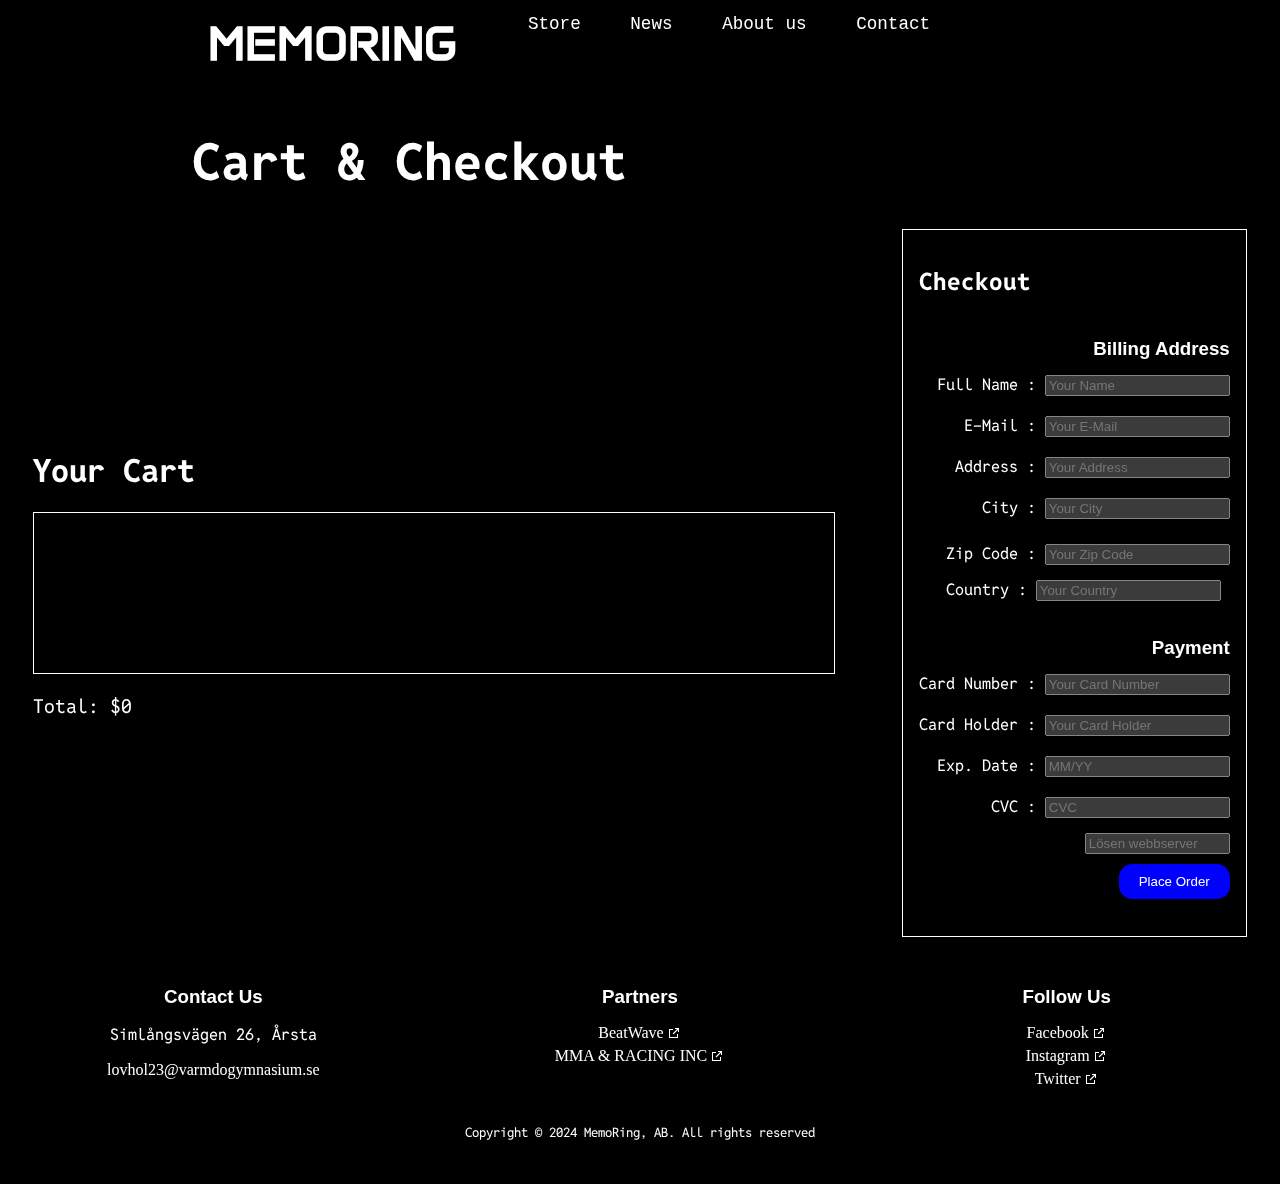
<file: pages/cart/index.html>
<!DOCTYPE html>
<html lang="en">

<head>
  <meta charset="utf-8">
  <meta name="viewport" content="width=device-width, initial-scale=1.0, user-scalable=0">
  <title>MEMORING - CART</title>
  <link rel="icon" href="../../bilder/logo.png">
  <link rel="stylesheet" href="../../css/css_index.css">
  <link rel="stylesheet" href="./cart.css">
  <script src="https://ajax.googleapis.com/ajax/libs/jquery/3.7.1/jquery.min.js"></script>
</head>

<body>
  <!-- Navigation Bar -->
  <div class="header">
    <a href="../../" class="header-logo">
      <h1 class="header-title">MEMORING</h1>
    </a>
    <div class="header-tabs">
      <a href="../store/">Store</a>
      <a href="../news/">News</a>
      <a href="../aboutus/">About us</a>
      <a href="../contact/">Contact</a>
    </div>
  </div>

  <!-- Page Title -->
  <h1 class="page-title">Cart & Checkout</h1>
  <div class="main-container">
    <div class="order-container">
      <!-- Cart Content -->
    <div class="cart-content">

      <h1 style="font-family: 'Reddit Mono';">Your Cart</h1>

      <div class="cart-items">
        <!-- Cart items will be displayed here -->
      </div>

      <div class="cart-total">
        <p>Total: $<span id="total-amount">0.00</span></p>
      </div>

    </div>
    <div class="checkout">
      <h2>Checkout</h2>
      <form method="post" action="https://labb.vgy.se/~tobiashg/recform/recform.php">
        <div class="row">
          <div class="col">
            <h3 class="title">Billing Address</h3>

            <div class="inputbox">
              <span>Full Name :</span>
              <input type="text" placeholder="Your Name" name="name">
            </div>
            <div class="inputbox">
              <span>E-Mail :</span>
              <input type="email" placeholder="Your E-Mail" name="email">
            </div>
            <div class="inputbox">
              <span>Address :</span>
              <input type="text" placeholder="Your Address" name="address">
            </div>
            <div class="inputbox">
              <span>City :</span>
              <input type="text" placeholder="Your City" name="city">
            </div>

            <div class="flex">
              <div class="inputbox">
                <span>Zip Code :</span>
                <input type="text" placeholder="Your Zip Code" name="zip">
              </div>
              <div class="inputbox">
                <span>Country :</span>
                <input type="text" placeholder="Your Country" name="country">
              </div>
            </div>
          </div>
          <div class="col">
            <h3 class="title">Payment</h3>

            <div class="inputbox">
              <span>Card Number :</span>
              <input type="text" placeholder="Your Card Number" name="cardNumber">
            </div>
            <div class="inputbox">
              <span>Card Holder :</span>
              <input type="text" placeholder="Your Card Holder" name="cardHolder">
            </div>

            <div class="inputbox">
              <span>Exp. Date :</span>
              <input type="text" placeholder="MM/YY" name="expDate">
            </div>
            <div class="inputbox">
              <span>CVC :</span>
              <input type="text" placeholder="CVC" name="cvc">
            </div>

            <input type="password" name="pw" placeholder="Lösen webbserver" size="15">
            <input type="hidden" name="s_email" value="lovhol23@varmdogymnasium.se">
            <input type="hidden" name="s_return" value="https://labb.vgy.se/~lovhol23/projekt/MemoRing/pages/cart/order-confirm.html">


            <button type="submit">Place Order</button>
          </div>
      </form>
    </div>
    </div>
  </div>
  
  <!-- Footer -->
  <footer>
    <div class="footer-container">
      <div class="footer-info">
        <h3>Contact Us</h3>
        <p style="font-size: medium;">Simlångsvägen 26, Årsta</p>
        <a href="mailto:lovhol23@varmdogymnasium.se">lovhol23@varmdogymnasium.se</a>
      </div>
      <div class="footer-partner">
        <h3>Partners</h3>
        <ul>
          <li>
            <a href="" target="_blank">BeatWave</a>
          </li>
          <li>
            <a href="https://labb.vgy.se/~seaast23/ovningar/projectforetag.html" target="_blank">MMA &amp; RACING
              INC</a>
          </li>
        </ul>
      </div>
      <div class="footer-social">
        <h3>Follow Us</h3>
        <ul>
          <li>
            <a href="" target="_blank">Facebook</a>
          </li>
          <li>
            <a href="" target="_blank">Instagram</a>
          </li>
          <li>
            <a href="" target="_blank">Twitter</a>
          </li>
        </ul>
      </div>
    </div>
    <div class="copyright">
      <p style="font-size: small;">Copyright &copy; 2024 MemoRing, AB. All rights reserved</p>
    </div>
  </footer>
  <!-- Script for managing the cart -->
  <script src="./js/cart.js"></script>
</body>

</html>
</file>
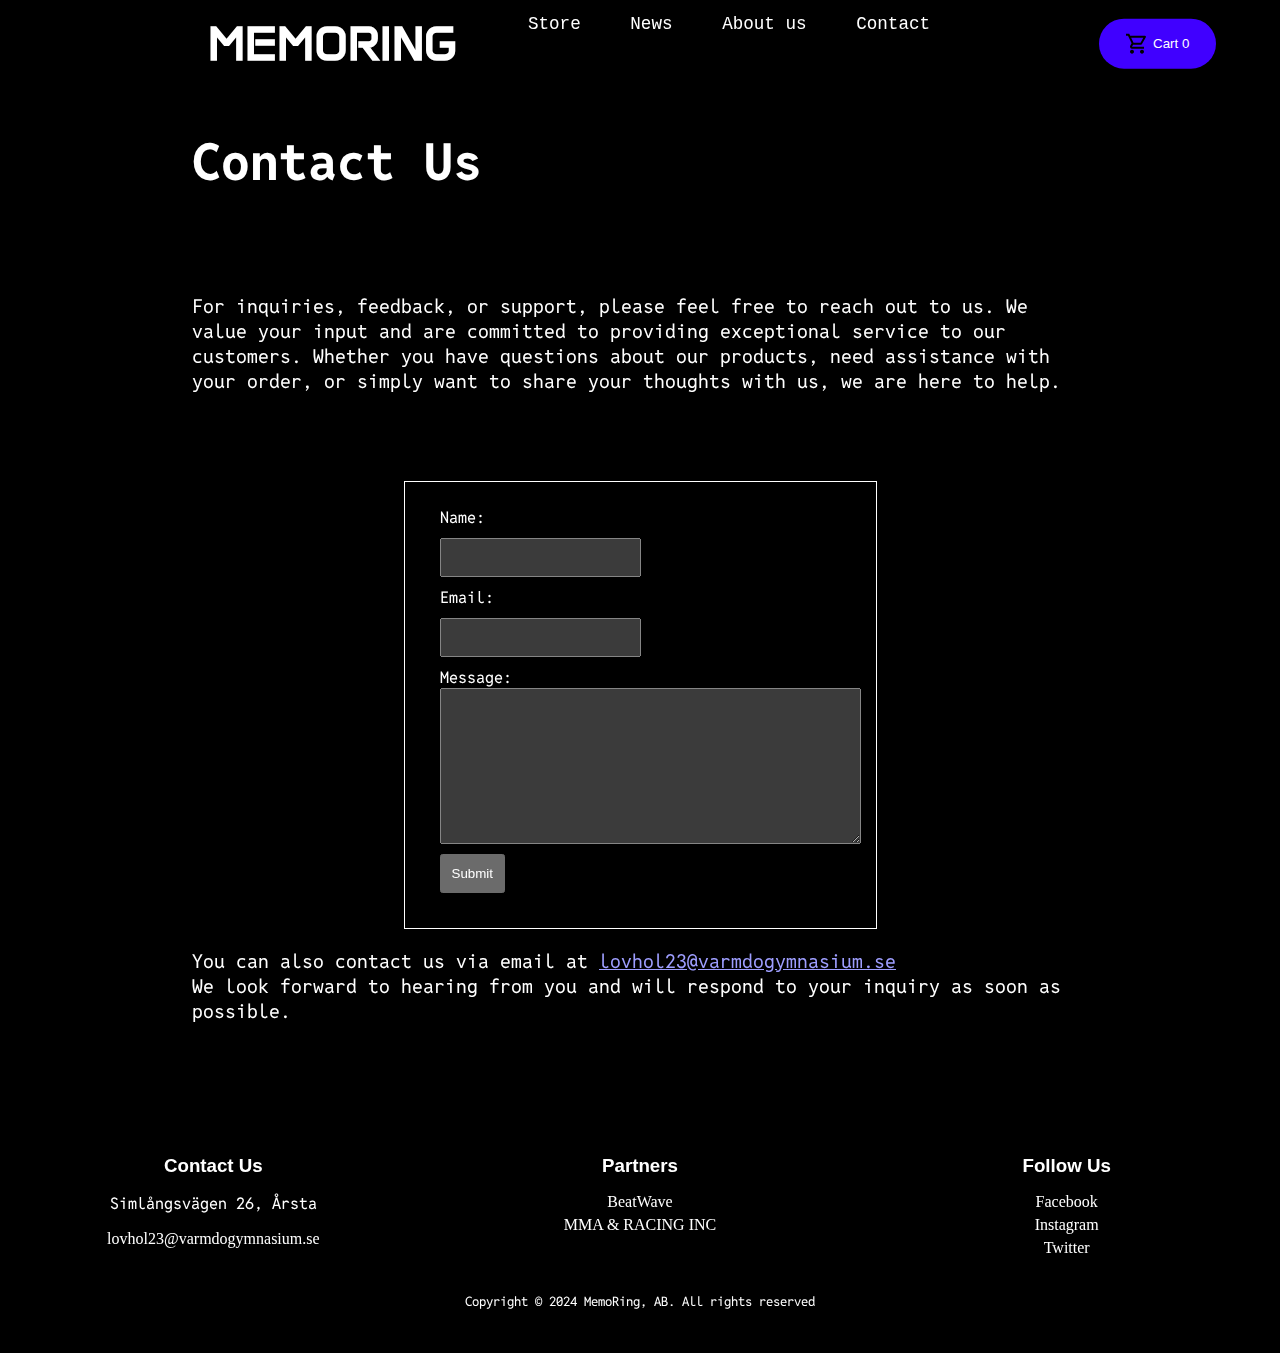
<file: pages/contact/index.html>
<!DOCTYPE html>
<html lang="en">

<head>
    <meta charset="utf-8">
    <meta name="viewport" content="width=device-width, initial-scale=1.0">
    <title>MEMORING - STORE</title>
    <link rel="icon" href="../../bilder/logo.png">
    <link rel="stylesheet" href="../../css/css_index.css" />
    <link rel="stylesheet" href="./contact.css">

    <!-- JQuery -->
    <script src="https://ajax.googleapis.com/ajax/libs/jquery/3.7.1/jquery.min.js"></script>
</head>

<body>
    <!-- Header Navigation -->
    <div class="header" id="header">
        <a href="../../" class="header-logo">
            <h1 class="header-title">MEMORING</h1>
        </a>
        <div class="header-tabs">
            <a href="../store/">Store</a>
            <a href="../news/">News</a>
            <a href="../aboutus/">About us</a>
            <a href="../contact/">Contact</a>
        </div>
        <div class="order-button-pos">
            <button id="order-button" onclick="window.location.href='../cart/'">
                <img style="vertical-align: middle;" src="../../bilder/cart.svg" alt="cart-svg">
                <span style="vertical-align: middle;">Cart <span class="cart-number">0</span></span>
            </button>
        </div>
    </div>

    <!-- Sidans innehåll -->
    <h1 class="page-title">Contact Us</h1>

    <div class="maindiv">
        <p>
            For inquiries, feedback, or support, please feel free to reach out to us. We value your input and are
            committed to providing exceptional service to our customers. Whether you have questions about our products,
            need assistance with your order, or simply want to share your thoughts with us, we are here to help.
        </p>
        <br>
        <form action="">
            <label for="name">Name:</label>
            <input type="text" id="name" name="name">
            <label for="email">Email:</label>
            <input type="email" id="email" name="email">
            <label for="message">Message:</label>
            <textarea id="message" name="message" rows="10" cols="50"></textarea>
            <input id="submit" type="submit" value="Submit">
        </form>
        <p>
            You can also contact us via email at <a href="mailto:lovhol23@varmdogymnasium.se">lovhol23@varmdogymnasium.se</a><br>
            We look forward to hearing from you and will respond to your inquiry as soon as possible.
        </p>
    </div>
</body>

<footer>
    <div class="footer-container">
        <div class="footer-info">
            <h3>Contact Us</h3>
            <p style="font-size: medium;">Simlångsvägen 26, Årsta</p>
            <a href="mailto:lovhol23@varmdogymnasium.se">lovhol23@varmdogymnasium.se</a>
        </div>
        <div class="footer-partner">
            <h3>Partners</h3>
            <ul>
                <li>
                    <a href="" target=”_blank”>BeatWave</a>
                </li>
                <li>
                    <a href="https://labb.vgy.se/~seaast23/ovningar/projectforetag.html" target=”_blank”>MMA &amp;
                        RACING INC</a>
                </li>
            </ul>
        </div>
        <div class="footer-social">
            <h3>Follow Us</h3>
            <ul>
                <li>
                    <a href="" target=”_blank”>Facebook</a>
                </li>
                <li>
                    <a href="" target=”_blank”>Instagram</a>
                </li>
                <li>
                    <a href="" target=”_blank”>Twitter</a>
                </li>
            </ul>
        </div>
    </div>
    <div class="copyright">
        <p style="font-size: small;">Copyright &copy; 2024 MemoRing, AB. All rights reserved</p>
    </div>
</footer>

<script src="../store/js/store.js"></script>

</html>
</file>
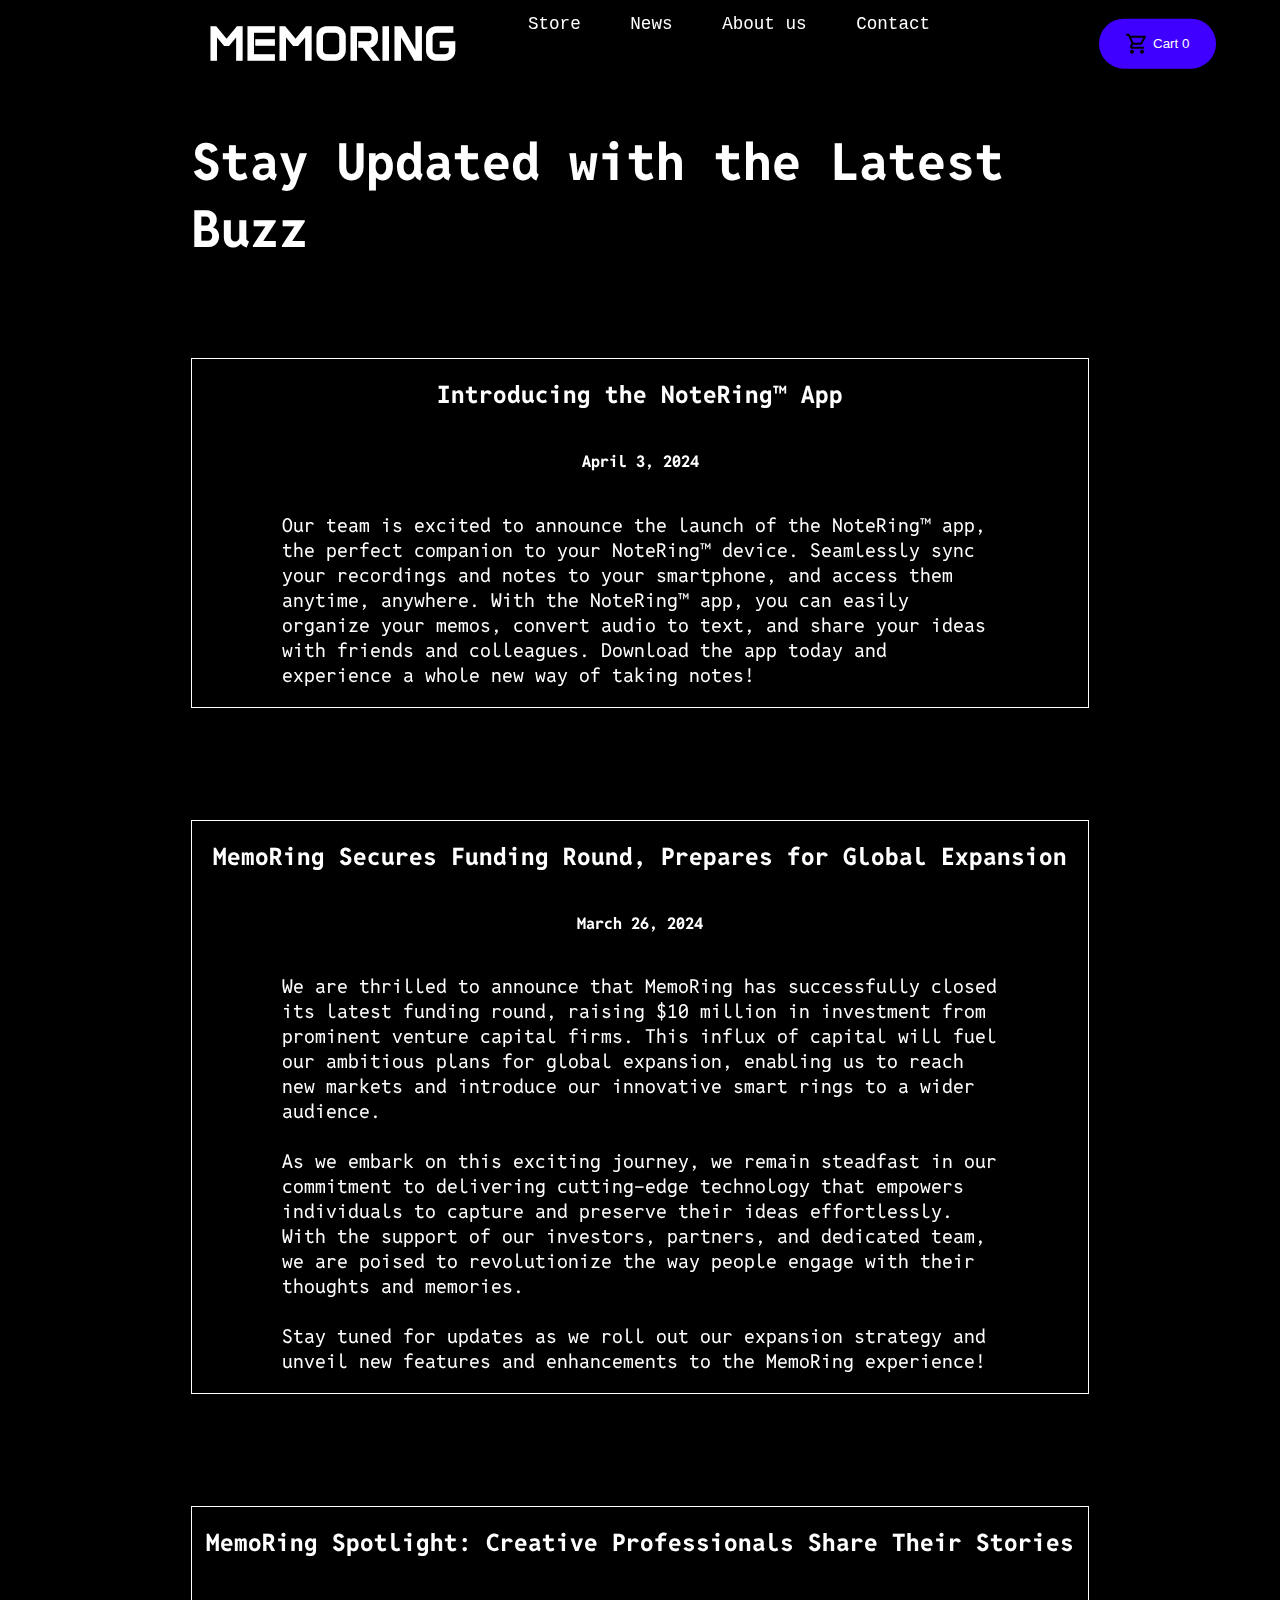
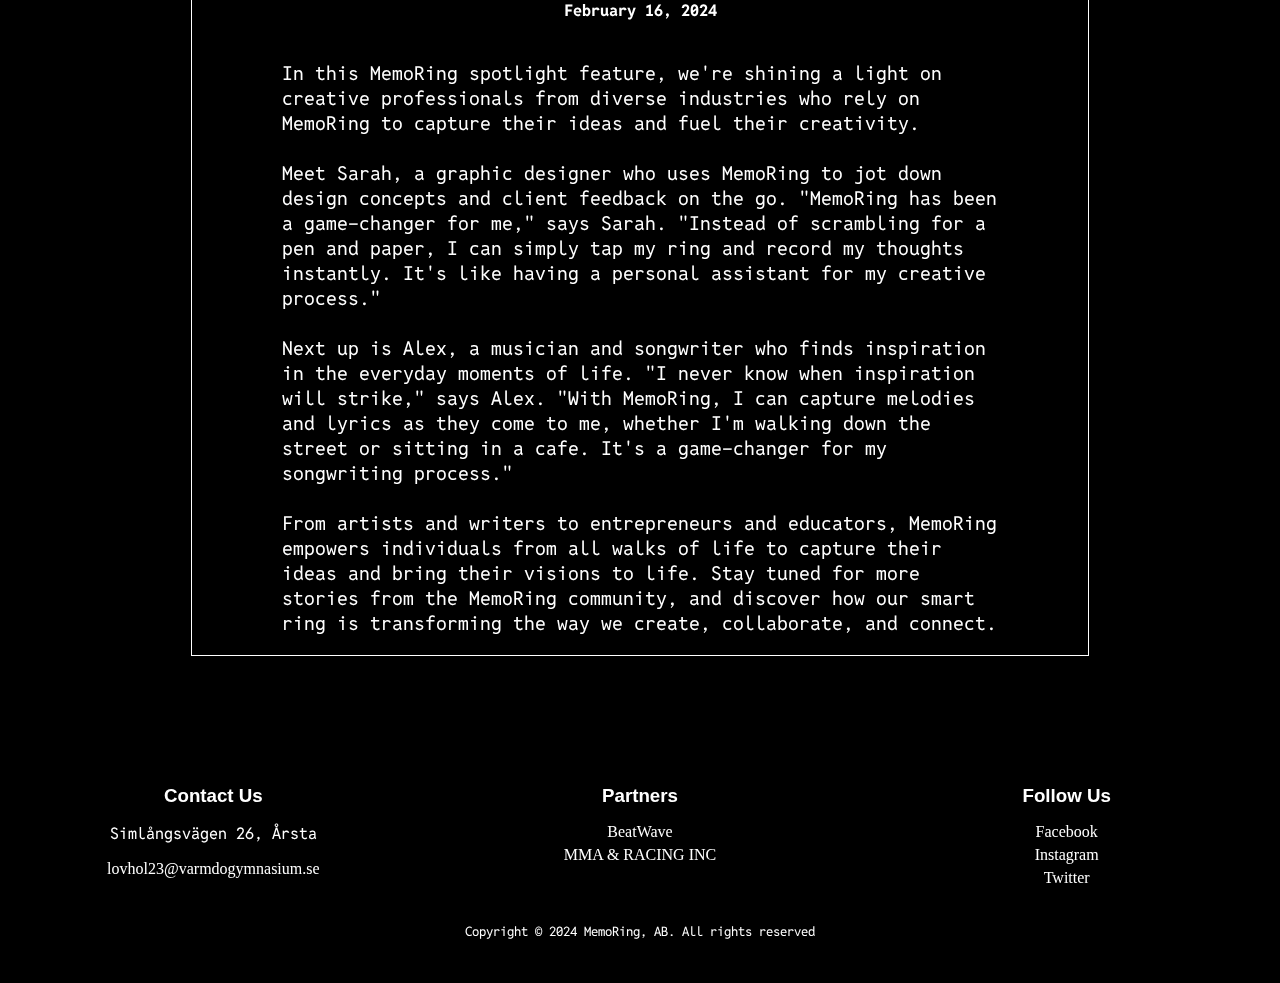
<file: pages/news/index.html>
<!DOCTYPE html>
<html lang="en">

<head>
    <meta charset="utf-8">
    <meta name="viewport" content="width=device-width, initial-scale=1.0, user-scalable=0;">
    <title>MEMORING - NEWS</title>
    <link rel="icon" href="../../bilder/logo.png">
    <link rel="stylesheet" href="../../css/css_index.css" />
    <link rel="stylesheet" href="./news.css">

    <!-- JQuery -->
    <script src="https://ajax.googleapis.com/ajax/libs/jquery/3.7.1/jquery.min.js"></script>
</head>

<body>
    <!-- Header Navigation -->
    <div class="header" id="header">
        <a href="../../" class="header-logo">
            <h1 class="header-title">MEMORING</h1>
        </a>
        <div class="header-tabs">
            <a href="../store/">Store</a>
            <a href="../news/">News</a>
            <a href="../aboutus/">About us</a>
            <a href="../contact/">Contact</a>
        </div>
        <div class="order-button-pos">
            <button id="order-button" onclick="window.location.href='../cart/'">
                <img style="vertical-align: middle;" src="../../bilder/cart.svg" alt="cart-svg">
                <span style="vertical-align: middle;">Cart <span class="cart-number">0</span></span>
            </button>
        </div>
    </div>

    <!-- Sidans innehåll -->
    <h1 class="page-title">Stay Updated with the Latest Buzz</h1>

    <div class="maindiv">
        <div class="post">
            <h2>Introducing the NoteRing&trade; App</h2>
            <h4>April 3, 2024</h4>
            <p>Our team is excited to announce the launch of the NoteRing&trade; app, the perfect companion to your
                NoteRing&trade; device. Seamlessly sync your recordings and notes to your smartphone, and access them
                anytime, anywhere. With the NoteRing&trade; app, you can easily organize your memos, convert audio to
                text,
                and share your ideas with friends and colleagues. Download the app today and experience a whole new way
                of
                taking notes!
            </p>
        </div>
    </div>

    <div class="maindiv">
        <div class="post">
            <h2>MemoRing Secures Funding Round, Prepares for Global Expansion</h2>
            <h4>March 26, 2024</h4>
            <p>
                We are thrilled to announce that MemoRing has successfully closed its latest funding round, raising $10
                million in investment from prominent venture capital firms. This influx of capital will fuel our
                ambitious plans for global expansion, enabling us to reach new markets and introduce our innovative
                smart rings to a wider audience. <br><br>

                As we embark on this exciting journey, we remain steadfast in our commitment to delivering cutting-edge
                technology that empowers individuals to capture and preserve their ideas effortlessly. With the support
                of our investors, partners, and dedicated team, we are poised to revolutionize the way people engage
                with their thoughts and memories. <br><br>

                Stay tuned for updates as we roll out our expansion strategy and unveil new features and enhancements to
                the MemoRing experience!
            </p>
        </div>
    </div>

    <div class="maindiv">
        <div class="post">
            <h2>MemoRing Spotlight: Creative Professionals Share Their Stories</h2>
            <h4>February 16, 2024</h4>
            <p>
                In this MemoRing spotlight feature, we're shining a light on creative professionals from diverse
                industries who rely on MemoRing to capture their ideas and fuel their creativity.<br><br>

                Meet Sarah, a graphic designer who uses MemoRing to jot down design concepts and client feedback on the
                go. "MemoRing has been a game-changer for me," says Sarah. "Instead of scrambling for a pen and paper, I
                can simply tap my ring and record my thoughts instantly. It's like having a personal assistant for my
                creative process."<br><br>

                Next up is Alex, a musician and songwriter who finds inspiration in the everyday moments of life. "I
                never know when inspiration will strike," says Alex. "With MemoRing, I can capture melodies and lyrics
                as they come to me, whether I'm walking down the street or sitting in a cafe. It's a game-changer for my
                songwriting process."<br><br>

                From artists and writers to entrepreneurs and educators, MemoRing empowers individuals from all walks of
                life to capture their ideas and bring their visions to life. Stay tuned for more stories from the
                MemoRing community, and discover how our smart ring is transforming the way we create, collaborate, and
                connect.
            </p>
        </div>
    </div>
</body>

<footer>
    <div class="footer-container">
        <div class="footer-info">
            <h3>Contact Us</h3>
            <p style="font-size: medium;">Simlångsvägen 26, Årsta</p>
            <a href="mailto:lovhol23@varmdogymnasium.se">lovhol23@varmdogymnasium.se</a>
        </div>
        <div class="footer-partner">
            <h3>Partners</h3>
            <ul>
                <li>
                    <a href="" target=”_blank”>BeatWave</a>
                </li>
                <li>
                    <a href="https://labb.vgy.se/~seaast23/ovningar/projectforetag.html" target=”_blank”>MMA &amp;
                        RACING INC</a>
                </li>
            </ul>
        </div>
        <div class="footer-social">
            <h3>Follow Us</h3>
            <ul>
                <li>
                    <a href="" target=”_blank”>Facebook</a>
                </li>
                <li>
                    <a href="" target=”_blank”>Instagram</a>
                </li>
                <li>
                    <a href="" target=”_blank”>Twitter</a>
                </li>
            </ul>
        </div>
    </div>
    <div class="copyright">
        <p style="font-size: small;">Copyright &copy; 2024 MemoRing, AB. All rights reserved</p>
    </div>
</footer>

<script src="../store/js/store.js"></script>

</html>
</file>
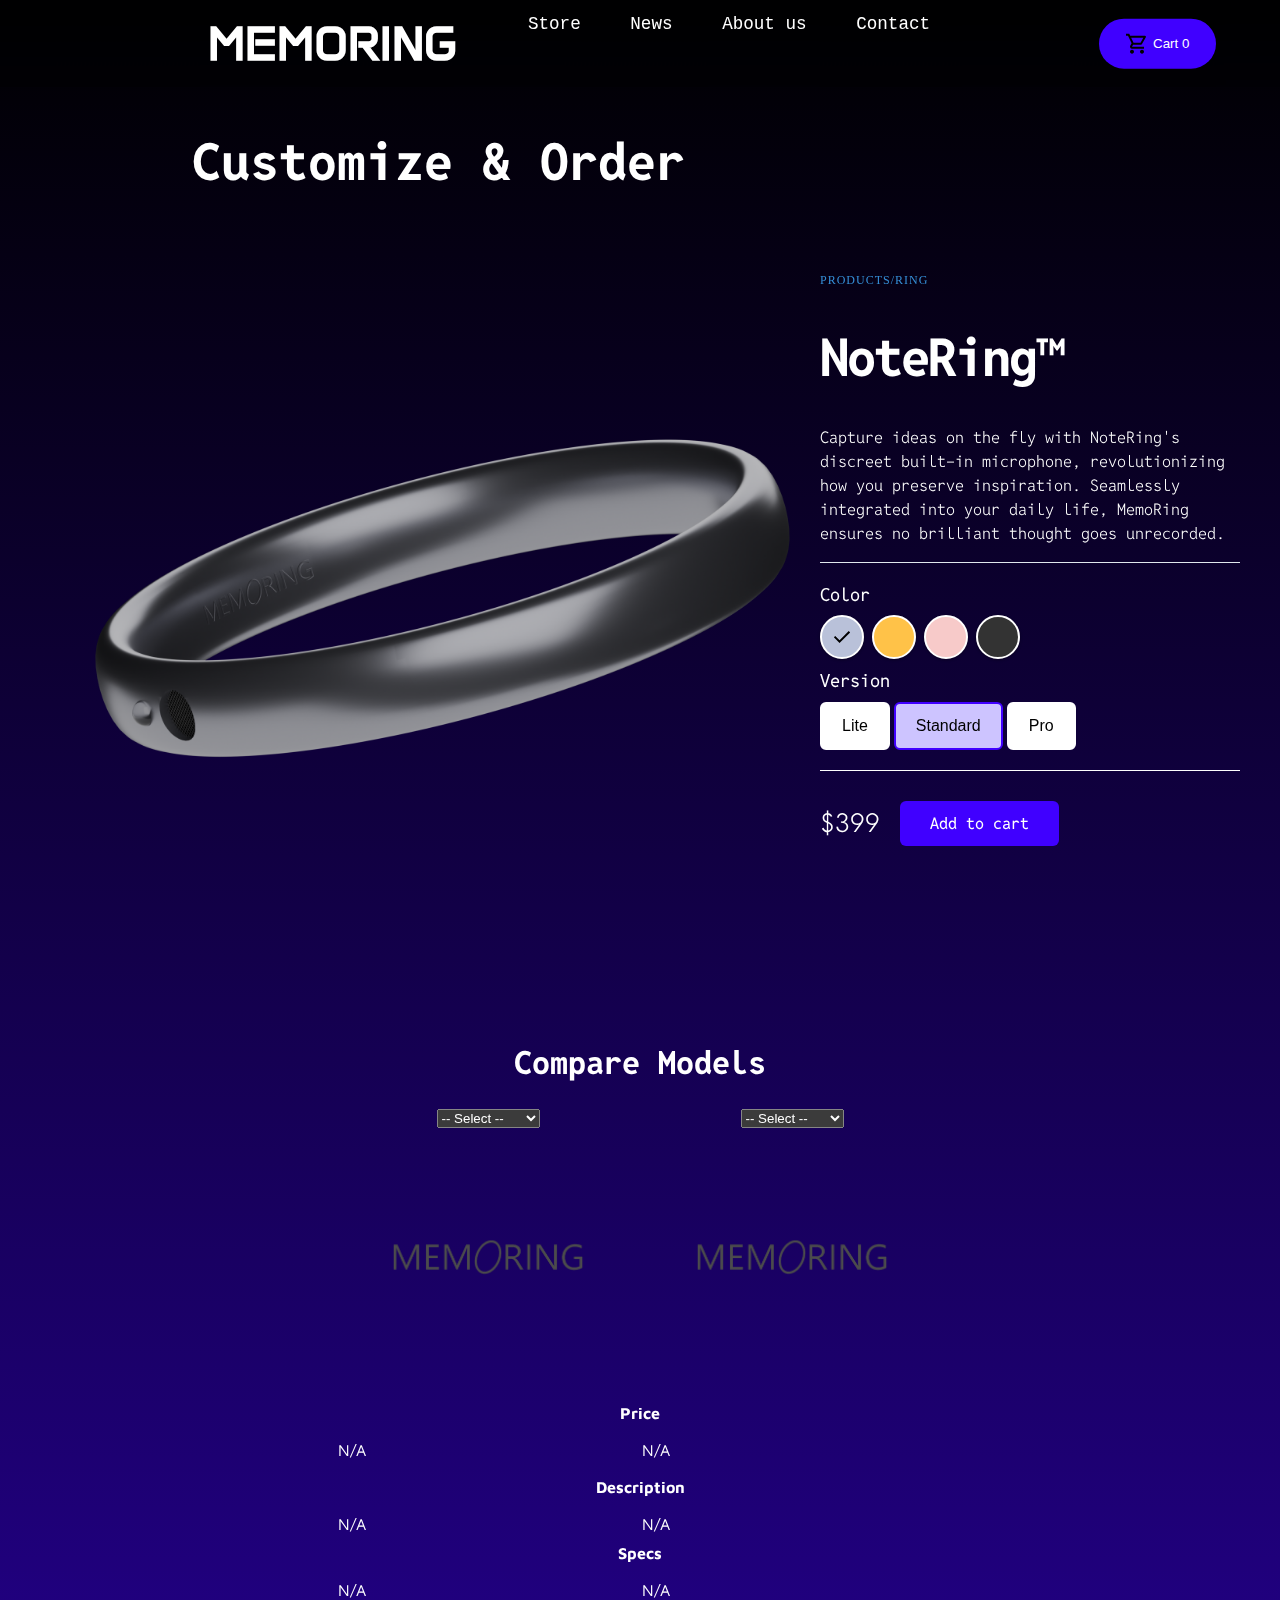
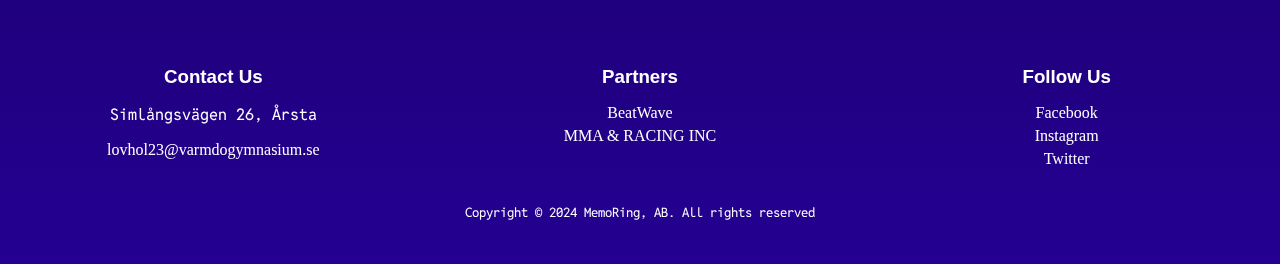
<file: pages/store/index.html>
<!DOCTYPE html>
<html lang="en">

<head>
  <meta charset="utf-8">
  <meta name="viewport" content="width=device-width, initial-scale=1.0, user-scalable=0">
  <title>MEMORING - STORE</title>
  <link rel="icon" href="../../bilder/logo.png">
  <link rel="stylesheet" href="../../css/css_index.css">
  <link rel="stylesheet" href="./store.css">
  <script src="https://ajax.googleapis.com/ajax/libs/jquery/3.7.1/jquery.min.js"></script>
</head>

<body>
  <!-- Navigation Bar -->
  <div class="header">
    <a href="../../" class="header-logo">
      <h1 class="header-title">MEMORING</h1>
    </a>
    <div class="header-tabs">
      <a href="../store/">Store</a>
      <a href="../news/">News</a>
      <a href="../aboutus/">About us</a>
      <a href="../contact/">Contact</a>
    </div>
    <div class="order-button-pos">
      <button id="order-button" onclick="window.location.href='../cart/'">
        <img style="vertical-align: middle;" src="../../bilder/cart.svg" alt="cart-svg">
        <span style="vertical-align: middle;">Cart <span class="cart-number">0</span></span>
      </button>
    </div>
  </div>

  <h1 class="page-title">Customize & Order</h1>

  <main class="container">

    <!-- Left Column / Ring Image -->
    <div class="left-column">
      <img data-image="Titanium" class="active" src="./bilder/titanium.png" alt="">
      <img data-image="Gold" src="./bilder/gold.png" alt="">
      <img data-image="Rose" src="./bilder/rose.png" alt="">
      <img data-image="Black" src="./bilder/black.png" alt="">
    </div>

    <!-- Right Column -->
    <div class="right-column">

      <!-- Product Description -->
      <div class="product-description">
        <span>products/ring</span>
        <h1>NoteRing&trade;</h1>
        <p>Capture ideas on the fly with NoteRing's discreet built-in microphone, revolutionizing how you preserve
          inspiration. Seamlessly integrated into your daily life, MemoRing ensures no brilliant thought goes
          unrecorded.</p>
      </div>

      <!-- Product Configuration -->
      <div class="product-configuration">

        <!-- Product Color -->
        <div class="product-color">
          <span>Color</span>

          <div class="color-choose">
            <div>
              <input data-image="Titanium" type="radio" id="titanium" name="color" value="Titanium" checked>
              <label for="titanium"><span></span></label>
            </div>
            <div>
              <input data-image="Gold" type="radio" id="gold" name="color" value="Gold">
              <label for="gold"><span></span></label>
            </div>
            <div>
              <input data-image="Rose" type="radio" id="rose" name="color" value="Rose">
              <label for="rose"><span></span></label>
            </div>
            <div>
              <input data-image="Black" type="radio" id="black" name="color" value="Black">
              <label for="black"><span></span></label>
            </div>

          </div>

          <!-- Version Configuration -->
          <div class="version-config">
            <span>Version</span>

            <div class="version-choose">
              <button data-price="349" data-version="Lite" id="lite">Lite</button>
              <button data-price="399" data-version="Standard" id="standard" class="active">Standard</button>
              <button data-price="499" data-version="Pro" id="pro">Pro</button>
            </div>
          </div>
        </div>

        <!-- Pricing -->
        <div class="product-price">
          <span>---</span>
          <a href="#" class="cart-btn">Add to cart</a>
        </div>
      </div>
  </main>

  <!-- Jämför modeller -->
  <div class="compare">
    <h1 class="compare-title">Compare Models</h1>
    <table>
      <tr>
        <th width="300px">
          <select id="select1" onchange="item1(this.value)">
            <option value="0">-- Select --</option>
          </select>
        </th>
        <th width="300px">
          <select id="select2" onchange="item2(this.value)">
            <option value="0">-- Select --</option>
          </select>
        </th>
      </tr>
      <tr>
        <td class="comparebox">
          <img src="./bilder/placeholder.png" id="img1" alt=" ">
        </td>
        <td class="comparebox">
          <img src="./bilder/placeholder.png" id="img2" alt=" ">
        </td>
      </tr>
      <tr>
        <th style="text-align: center; padding: 1em 0 1em 0;" colspan="2">Price</th>
      </tr>
      <tr>
        <td id="price1">N/A</td>
        <td id="price2">N/A</td>
      </tr>
      <tr>
        <th style="text-align: center; padding: 1em 0 1em 0;" colspan="2">Description</th>
      </tr>
      <tr>
        <td class="table-padding" id="desc1">N/A</td>
        <td class="table-padding" id="desc2">N/A</td>
      </tr>
      <tr>
        <th style="text-align: center; padding: .5em 0 1em 0;" colspan="2">Specs</th>
      </tr>
      <tr>
        <td class="table-padding" id="specs1">N/A</td>
        <td class="table-padding" id="specs2">N/A</td>
      </tr>
    </table>
  </div>
</body>

<script src="./js/store.js"></script>

<footer>
  <div class="footer-container">
    <div class="footer-info">
      <h3>Contact Us</h3>
      <p style="font-size: medium;">Simlångsvägen 26, Årsta</p>
      <a href="mailto:lovhol23@varmdogymnasium.se">lovhol23@varmdogymnasium.se</a>
    </div>
    <div class="footer-partner">
      <h3>Partners</h3>
      <ul>
        <li>
          <a href="" target=”_blank”>BeatWave</a>
        </li>
        <li>
          <a href="https://labb.vgy.se/~seaast23/ovningar/projectforetag.html" target=”_blank”>MMA &amp; RACING INC</a>
        </li>
      </ul>
    </div>
    <div class="footer-social">
      <h3>Follow Us</h3>
      <ul>
        <li>
          <a href="" target=”_blank”>Facebook</a>
        </li>
        <li>
          <a href="" target=”_blank”>Instagram</a>
        </li>
        <li>
          <a href="" target=”_blank”>Twitter</a>
        </li>
      </ul>
    </div>
  </div>
  <div class="copyright">
    <p style="font-size: small;">Copyright &copy; 2024 MemoRing, AB. All rights reserved</p>
  </div>
</footer>

</html>

<!-- Jämför script samt databas för produkter -->
<script src="./src/data.js"></script>
<script src="./js/compare.js"></script>
</file>
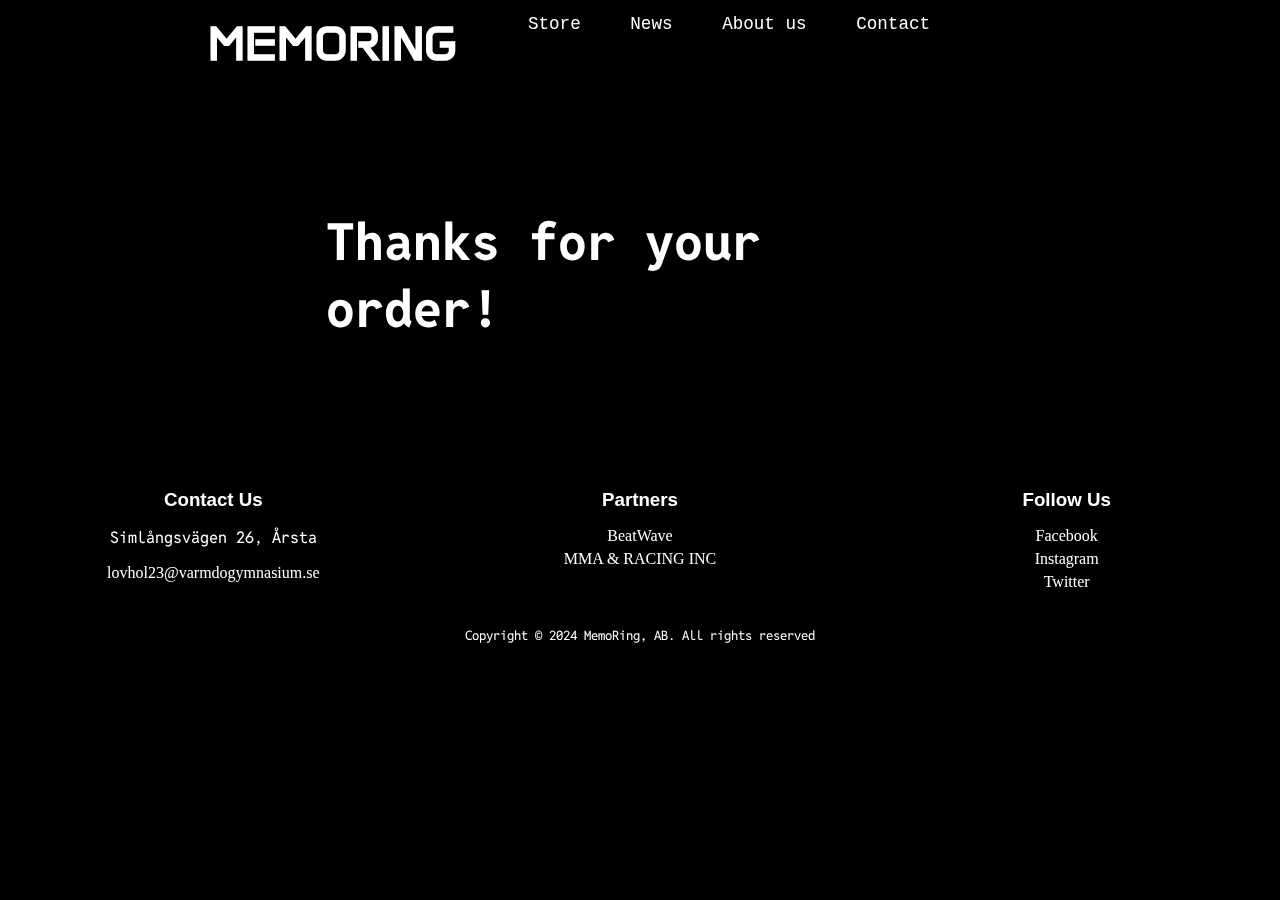
<file: pages/cart/order-confirm.html>
<!DOCTYPE html>
<html lang="en">

<head>
  <meta charset="utf-8">
  <meta name="viewport" content="width=device-width, initial-scale=1.0, user-scalable=0">
  <title>MEMORING - THANKS!</title>
  <link rel="icon" href="../../bilder/logo.png">
  <link rel="stylesheet" href="../../css/css_index.css">
  <script src="https://ajax.googleapis.com/ajax/libs/jquery/3.7.1/jquery.min.js"></script>
</head>

<body>
    <!-- Navigation Bar -->
  <div class="header">
    <a href="../../" class="header-logo">
      <h1 class="header-title">MEMORING</h1>
    </a>
    <div class="header-tabs">
      <a href="../store/">Store</a>
      <a href="../news/">News</a>
      <a href="../aboutus/">About us</a>
      <a href="../contact/">Contact</a>
    </div>
  </div>
    <!-- Primära inehåll -->
    <div class="maindiv">
      <h1 class="page-title">Thanks for your order!</h1>
    </div>
</body>

<footer>
    <div class="footer-container">
        <div class="footer-info">
            <h3>Contact Us</h3>
            <p style="font-size: medium;">Simlångsvägen 26, Årsta</p>
            <a href="mailto:lovhol23@varmdogymnasium.se">lovhol23@varmdogymnasium.se</a>
        </div>
        <div class="footer-partner">
            <h3>Partners</h3>
            <ul>
                <li>
                    <a href="" target=”_blank”>BeatWave</a>
                </li>
                <li>
                    <a href="https://labb.vgy.se/~seaast23/ovningar/projectforetag.html" target=”_blank”>MMA &amp; RACING INC</a>
                </li>
            </ul>
        </div>
        <div class="footer-social">
            <h3>Follow Us</h3>
            <ul>
                <li>
                    <a href="" target=”_blank”>Facebook</a>
                </li>
                <li>
                    <a href="" target=”_blank”>Instagram</a>
                </li>
                <li>
                    <a href="" target=”_blank”>Twitter</a>
                </li>
            </ul>
        </div>
    </div>
    <div class="copyright">
        <p style="font-size: small;">Copyright &copy; 2024 MemoRing, AB. All rights reserved</p>
    </div>
</footer>

</html>
</file>
<file: css/css_index.css>
@import url('https://fonts.googleapis.com/css2?family=Anta&display=swap');
@import url('https://fonts.googleapis.com/css2?family=Reddit+Mono:wght@200..900&display=swap');

/* Globala stilar för alla sidor */

:root {
    color-scheme: dark;
}

body {
    background-color: black;
    margin: 0;
}

.page-title {
    font-family: 'Reddit Mono', monospace;
    margin-right: 15%;
    margin-left: 15%;
    font-size: 4vw;
    margin-top: 8rem;
    color: white;
}

h3 {
    font-family: Arial, Helvetica, sans-serif;
    font-style: Arial;
    color: white;
    text-align: center;
}

p {
    font-family: 'Reddit Mono', monospace;
    color: white;
    font-size: larger;
    z-index: 10;
}

.maindiv {
    display: flex;
    flex-direction: column;
    align-items: center;
    justify-content: center;
    margin-left: 15%;
    margin-right: 15%;
    margin-bottom: 5%;
    margin-top: 5em;
}

.header {
    position: fixed;
    z-index: 100;
    overflow: hidden;
    background-color: rgba(0, 0, 0, 0.5);
    -webkit-backdrop-filter: saturate(180%) blur(20px);
    backdrop-filter: saturate(180%) blur(20px);
    width: 100%;
    top: 0;
}

.header a:hover {
    filter: invert(1);
    background-color: black;
}

.header-logo {
    font-family: 'Courier New', Courier, monospace;
    font-style: Courier;
    float: left;
    display: block;
    padding: 14px 16px;
    text-decoration: none;
    margin-left: 15%;
}

.header-title {
    display: inline-block;
    padding: 0;
    vertical-align: top;
    margin: 0 0 0 0;
    text-decoration: none;
    text-align: center;
    font-family: 'Anta';
    font-style: 'Anta';
    font-size: 3rem;
    color: white;
}

.header-tabs {
    display: flex;
    flex-direction: row;
    justify-content: center;
    width: 40%;
    margin-left: 30%;
}

.header-tabs a {
    float: left;
    font-family: 'Courier New', Courier, monospace;
    font-style: Courier;
    font-size: 1.1rem;
    margin-left: .5em;
    margin-right: .5em;
    color: white;
    text-align: center;
    padding: 14px 16px;
    text-decoration: none;
}

.order-button-pos {
    position: absolute;
    top: 50%;
    right: 5%;
    transform: translateY(-50%);
    z-index: 1000;
}

#order-button {
    color: white;
    background-color: rgb(64, 0, 255);
    border-radius: 2em;
    padding: 1em 2em;
    border: none;
    cursor: pointer;
    transition: all 0.3s ease-in-out;
    transform: scale(1);
}

#order-button:hover {
    background-color: rgb(0, 0, 255);
    transition: all 0.3s ease-in-out;
    transform: scale(1.1);
}

@keyframes fadeEffect {
    from {
        opacity: 0;
    }

    to {
        opacity: 1;
    }
}

#main-video {
    z-index: -10;
    margin-left: 15%;
    margin-right: 15%;
    margin-top: 5%;
    width: 70%;
    height: auto;
    object-fit: cover;
}

.overlay {
    position: absolute;
    top: 6em;
    width: 100%;
    z-index: 1;
}

#horizontal-img {
    width: 75%;
}

/* Footer för alla sidor */

footer {
    color: white;
    padding: 30px 0;
    width: 100%;
    margin-left: 0;
    margin-right: 0;
}

.footer-container {
    display: flex;
    justify-content: space-between;
    text-align: center;
}

.footer-info,
.footer-partner,
.footer-social {
    flex: 1;
}

.footer-info h3,
.footer-partner h3,
.footer-social h3 {
    margin-bottom: 10px;
}

.footer-partner ul,
.footer-social ul {
    list-style: none;
    padding: 0;
}

.footer-partner ul li,
.footer-social ul li {
    margin-bottom: 5px;
}

.footer-partner ul li a,
.footer-social ul li a {
    color: white;
    text-decoration: none;
}

.footer-partner ul li a:hover,
.footer-social ul li a:hover {
    text-decoration: underline;
}

.footer-info a {
    color: white;
    text-decoration: none;
}

.footer-info a:hover {
    text-decoration: underline;
}

.copyright {
    text-align: center;
    margin-top: 20px;
}

a[target="_blank"]::after {
    content: url([data-uri]);
    margin: 0 3px 0 5px;
    filter: invert(1);
}

@media only screen and (max-width: 1000px) {
    .maindiv {
        margin: 0;
        width: 100%;
        text-align: center;
    }
    .maindiv p {
        font-size: large;
        padding-right: 1%;
        padding-left: 1%;
    }
    .page-title {
        margin-left: 5%;
        margin-right: 1%;
        margin-top: 2.5em;
        font-size: 2em;
    }
    .order-button-pos {
        display: fixed;
        top: 1em;
        right: .5em;
        transform: scale(.8);
    }
    .order-button-pos button span {
        display: none;
    }
    #main-video {
        margin-top: 15rem;
        width: 100%;
        height: auto;
        overflow: hidden;
        margin-left: 0;
        margin-right: 0;
        margin-top: 10em;
    }
    .header {
        position: absolute;
    }
    .header-tabs {
        width: 100%;
        margin-left: 0;
    }
    .header-logo {
        margin: 0;
        text-align: center;
        width: 100%;
        padding: 14px 0;
    }
    #horizontal-img {
        width: 100%;
        margin-left: 0;
        margin-right: 0;
    }
}
</file>
<file: pages/cart/cart.css>
.cart-items {
    display: flex;
    flex-direction: column;
    justify-content: space-around;
    align-items: flex-start;
    width: 50em;
    min-height: 10em;
    border: 1px solid white;
}

.cart-items div {
    display: flex;
    flex-direction: row;
    justify-content: space-around;
    align-items: center;
    width: 100%;
    border: 1px solid white;
}

.cart-items div img {
    width: 5em;
    height: 5em;

}

.main-container {
    display: flex;
    flex: 1;
    flex-direction: column;
    justify-content: space-between;
    align-items: center;
}

.order-container {
    display: flex;
    flex-direction: row;
    justify-content: space-around;
    width: 100%;
    min-height: 100%;
    align-items: center;
}

.checkout {
    border: 1px solid white;
    padding: 1em;
    font-family: 'Reddit Mono', monospace;
}

button {
    color: white;
    background-color: rgb(0, 0, 255);
    border-radius: 1em;
    padding: 10px 20px;
    border: none;
    cursor: pointer;
    transition: all 0.3s ease-in-out;
    transform: scale(1);
}

form {
    display: flex;
    flex-direction: column;
    justify-content: space-between;
    align-items: baseline;
    width: 100%;
    min-height: 100%;
}

.col {
    display: flex;
    flex-direction: column;
    justify-content: space-evenly;
    align-items: flex-end;
    width: 100%;
    margin-top: 1em;
    margin-bottom: 1em;
}

.col * {
    margin-top: 5px;
    margin-bottom: 5px;
}

@media screen and (max-width: 1200px) {
    .cart-items {
        width: 100%;
    }

    .cart-items div {
        flex-direction: column;
    }

    .order-container {
        flex-direction: column;
    }

    button {
        width: 100%;
    }

    form {
        width: 100%;
    }

    .col {
        width: 100%;
    }
    .page-title {
        margin-top: 6em;
    }
}
</file>
<file: pages/contact/contact.css>
form {
  font-family: 'Reddit Mono', monospace;
    display: flex;
    flex-direction: column;
    align-items: baseline;
    justify-content: space-around;
    margin-top: 50px;
    border: 1px solid white;
    padding: 25px;
}

form input {
    margin: 10px;
    padding: 10px;
}

#submit {
  cursor: pointer;
}

@media screen and (max-width: 768px) {
  .page-title {
    margin-top: 6em;
  }
  form {
    border-right: none;
    border-left: none;
  }
}
</file>
<file: pages/news/news.css>
@import url('https://fonts.googleapis.com/css2?family=Reddit+Mono:wght@200..900&display=swap');

.post {
  font-family: 'Reddit mono', monospace;
  display: flex;
  flex-direction: column;
  justify-content: space-evenly;
  align-items: center;
  width: 100%;
  margin-top: 1em;
  margin-bottom: 1em;
  border: 1px solid white;
}

.post p {
  margin: 1em;
  margin-left: 10%;
  margin-right: 10%;
}

@media screen and (max-width: 768px) {
  .post {
    width: 75%;
  }
  .post p {
    font-size: small;
  }
  .page-title {
    margin-top: 6em;
  }
  
}
</file>
<file: pages/store/store.css>
@import url('https://fonts.googleapis.com/css2?family=Dela+Gothic+One&family=Maven+Pro&family=Oswald&display=swap');
@import url('https://fonts.googleapis.com/css2?family=Anta&display=swap');

body {
    background: linear-gradient(rgba(0,0,0,1) 0%, rgb(37, 0, 146) 100%);
}

.page-title {
  margin-bottom: 0;
}

.compare {
  display: flex;
  flex-direction: column;
  align-items: center;
  justify-content: space-around;
  margin-bottom: 1em;
  margin-top: 10em;
}

.comparebox {
  background-color: transparent;
}

.compare-title {
  font-family: 'Reddit Mono', monospace;
  margin-right: 15%;
  margin-left: 15%;
  font-size: 4vw;
  color: white;
  font-size: 2em;
}

td>img {
  width: 100%;
  height: 250px;
  object-fit: contain;
}

tr td {
  vertical-align: top;
}

table {
  font-family: 'Maven Pro', sans-serif;
}
 
.container {
  max-width: 1200px;
  margin: 0 auto;
  padding: 15px;
  display: flex;
}

/* Columns */
.left-column {
  width: 65%;
  position: relative;
}
 
.right-column {
  width: 35%;
  margin-top: 60px;
}

/* Left Column */
.left-column img {
  width: 100%;
  position: absolute;
  left: 0;
  top: 0;
  opacity: 0;
  transition: all 0.3s ease;
}
 
.left-column img.active {
  opacity: 1;
}

/* Product Description */
.product-description {
  border-bottom: 1px solid #E1E8EE;
  margin-bottom: 20px;
}
.product-description span {
  font-size: 12px;
  color: #358ED7;
  letter-spacing: 1px;
  text-transform: uppercase;
  text-decoration: none;
}
.product-description h1 {
  font-family: 'Reddit Mono', monospace;
  font-size: 52px;
  color: white;
  letter-spacing: -2px;
}
.product-description p {
  font-size: 16px;
  font-weight: 300;
  color: white;
  line-height: 24px;
}

/* Product Color */
.product-color {
  margin-bottom: 30px;
}

.product-color span {
  font-family: 'Reddit Mono', monospace;
  font-size: 18px;
}

.color-choose {
  margin-bottom: 10px;
}
 
.color-choose div {
  margin-top: 10px;
  display: inline-block;
}
 
.color-choose input[type="radio"] {
  display: none;
}
 
.color-choose input[type="radio"] + label span {
  display: inline-block;
  width: 40px;
  height: 40px;
  margin: -1px 4px 0 0;
  vertical-align: middle;
  cursor: pointer;
  border-radius: 50%;
  border: 2px solid #FFFFFF;
  box-shadow: 0 1px 3px 0 rgba(0,0,0,0.33);
}
 
.color-choose input[type="radio"]#titanium + label span {
  background-color: #B9C1D9;
}
.color-choose input[type="radio"]#gold + label span {
  background-color: #ffc248;
}
.color-choose input[type="radio"]#rose + label span {
  background-color: #F7CAC9;
}
.color-choose input[type="radio"]#black + label span {
  background-color: #333333;
}
 
.color-choose input[type="radio"]:checked + label span {
  background-image: url(./bilder/check.svg);
  background-repeat: no-repeat;
  background-position: center;
}

/* Version Configuration */
.version-choose {
  margin-top: 10px;
  margin-bottom: 20px;
}
 
.version-choose button {
  border: 2px solid white;
  border-radius: 6px;
  padding: 13px 20px;
  font-size: 16px;
  color: black;
  background-color: white;
  cursor: pointer;
  transition: all .5s;
}
 
.version-choose button:hover,
.version-choose button:focus {
  border: 2px solid rgb(64, 0, 255);
  background-color: rgb(205, 196, 255);
  outline: none;
}

.version-choose button.active {
  border: 2px solid rgb(64, 0, 255);
  background-color: rgb(205, 196, 255);
}
 
.version-config {
  border-bottom: 1px solid white;
  margin-bottom: 20px;
}
 
.version-config a {
  color: #358ED7;
  text-decoration: none;
  font-size: 12px;
  position: relative;
  margin: 10px 0;
  display: inline-block;
}
 
.version-config a:before {
  content: "?";
  height: 15px;
  width: 15px;
  border-radius: 50%;
  border: 2px solid rgba(53, 142, 215, 0.5);
  display: inline-block;
  text-align: center;
  line-height: 16px;
  opacity: 0.5;
  margin-right: 5px;
}

.version-config span {
  font-family: 'Reddit Mono', monospace;
  font-size: 18px;
}

/* Product Price */
.product-price {
  display: flex;
  align-items: center;
}
 
.product-price span {
  font-size: 26px;
  font-weight: 300;
  color: white;
  margin-right: 20px;
  font-family: 'Reddit Mono', monospace;
}
 
.cart-btn {
  display: inline-block;
  background-color: rgb(64, 0, 255);
  border-radius: 6px;
  font-size: 16px;
  color: #FFFFFF;
  text-decoration: none;
  padding: 12px 30px;
  transition: all .5s;
  font-family: 'Reddit Mono', monospace;
}
.cart-btn:hover {
  background-color: rgb(0, 0, 255);
}

/* Responsive */
@media (max-width: 940px) {
  .container {
    flex-direction: column;
    margin-top: 60px;
  }
 
  .left-column,
  .right-column {
    width: 100%;
  }
 
  .left-column img {
    width: 300px;
    right: 0;
    top: -65px;
    left: initial;
  }
  .page-title {
    margin-top: 6em;
  }
}
 
@media (max-width: 535px) {
  .left-column img {
    width: 220px;
    top: -85px;
  }
}
</file>
